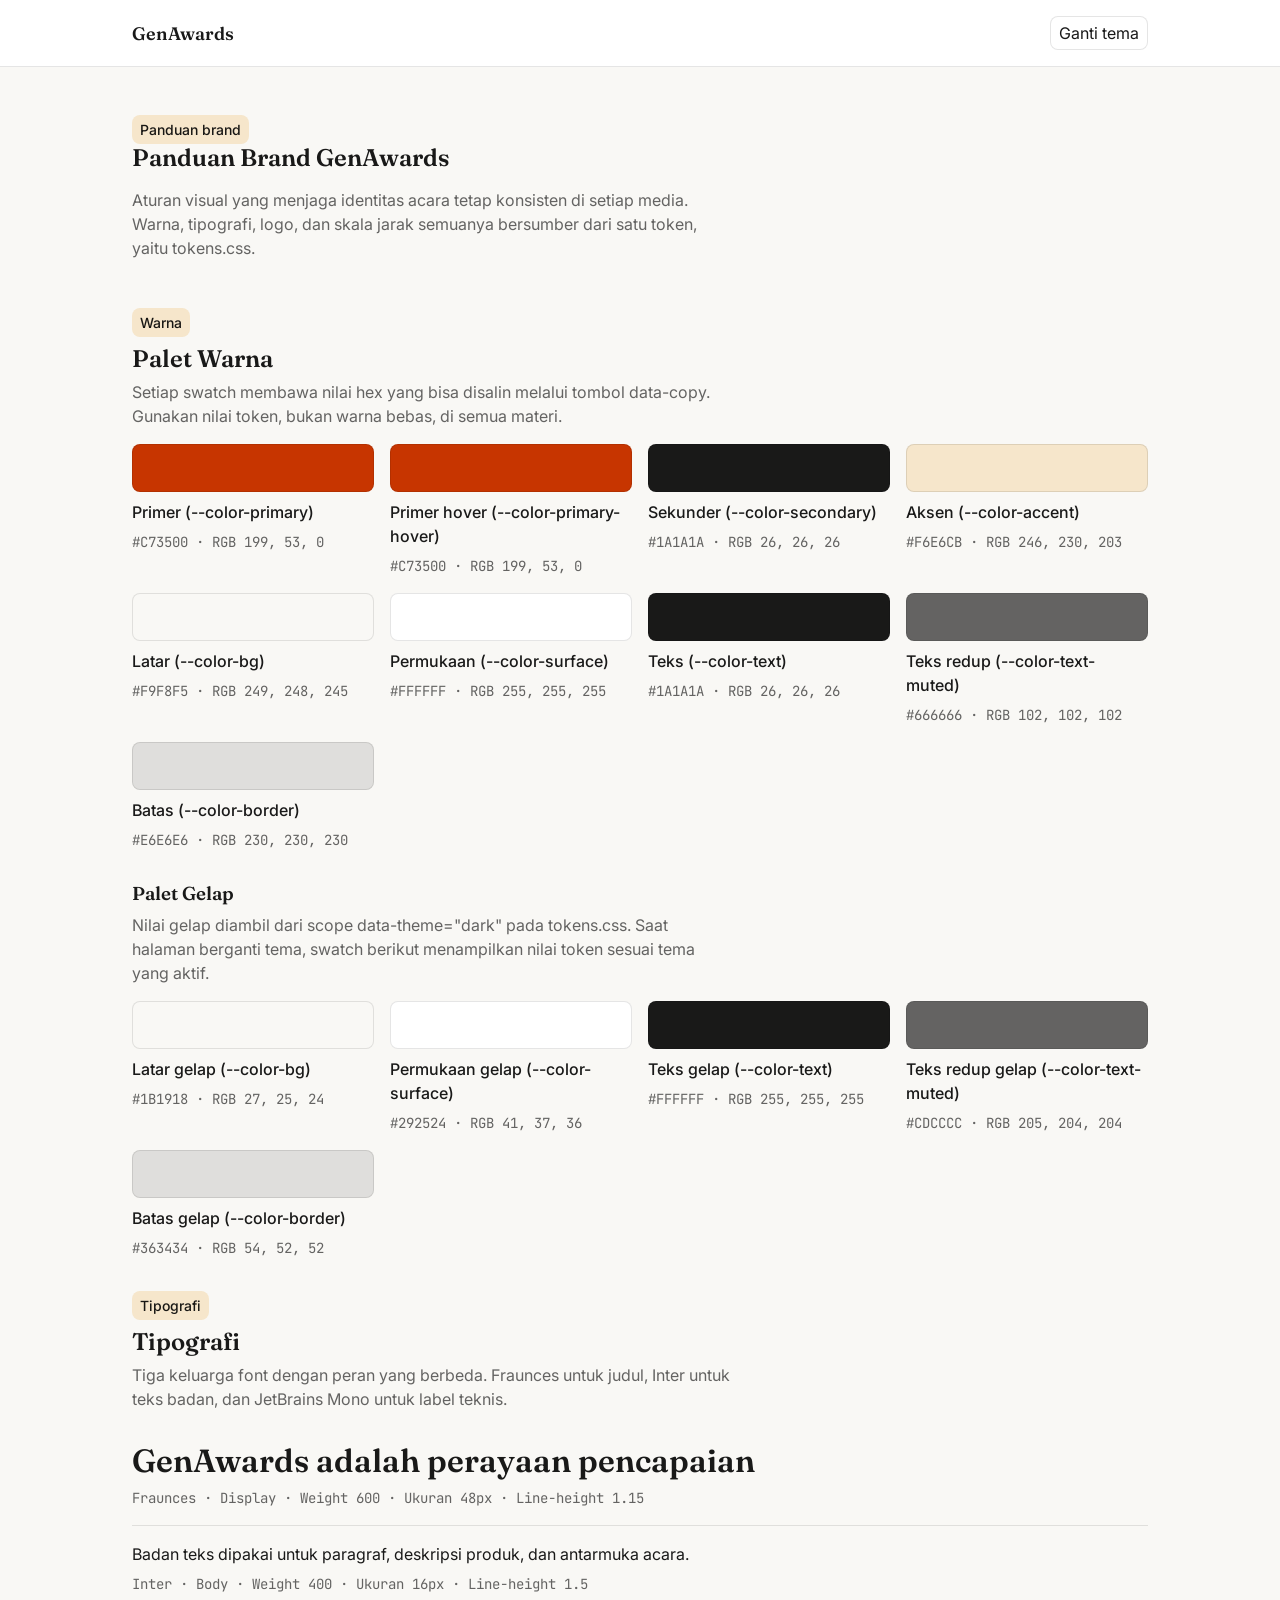
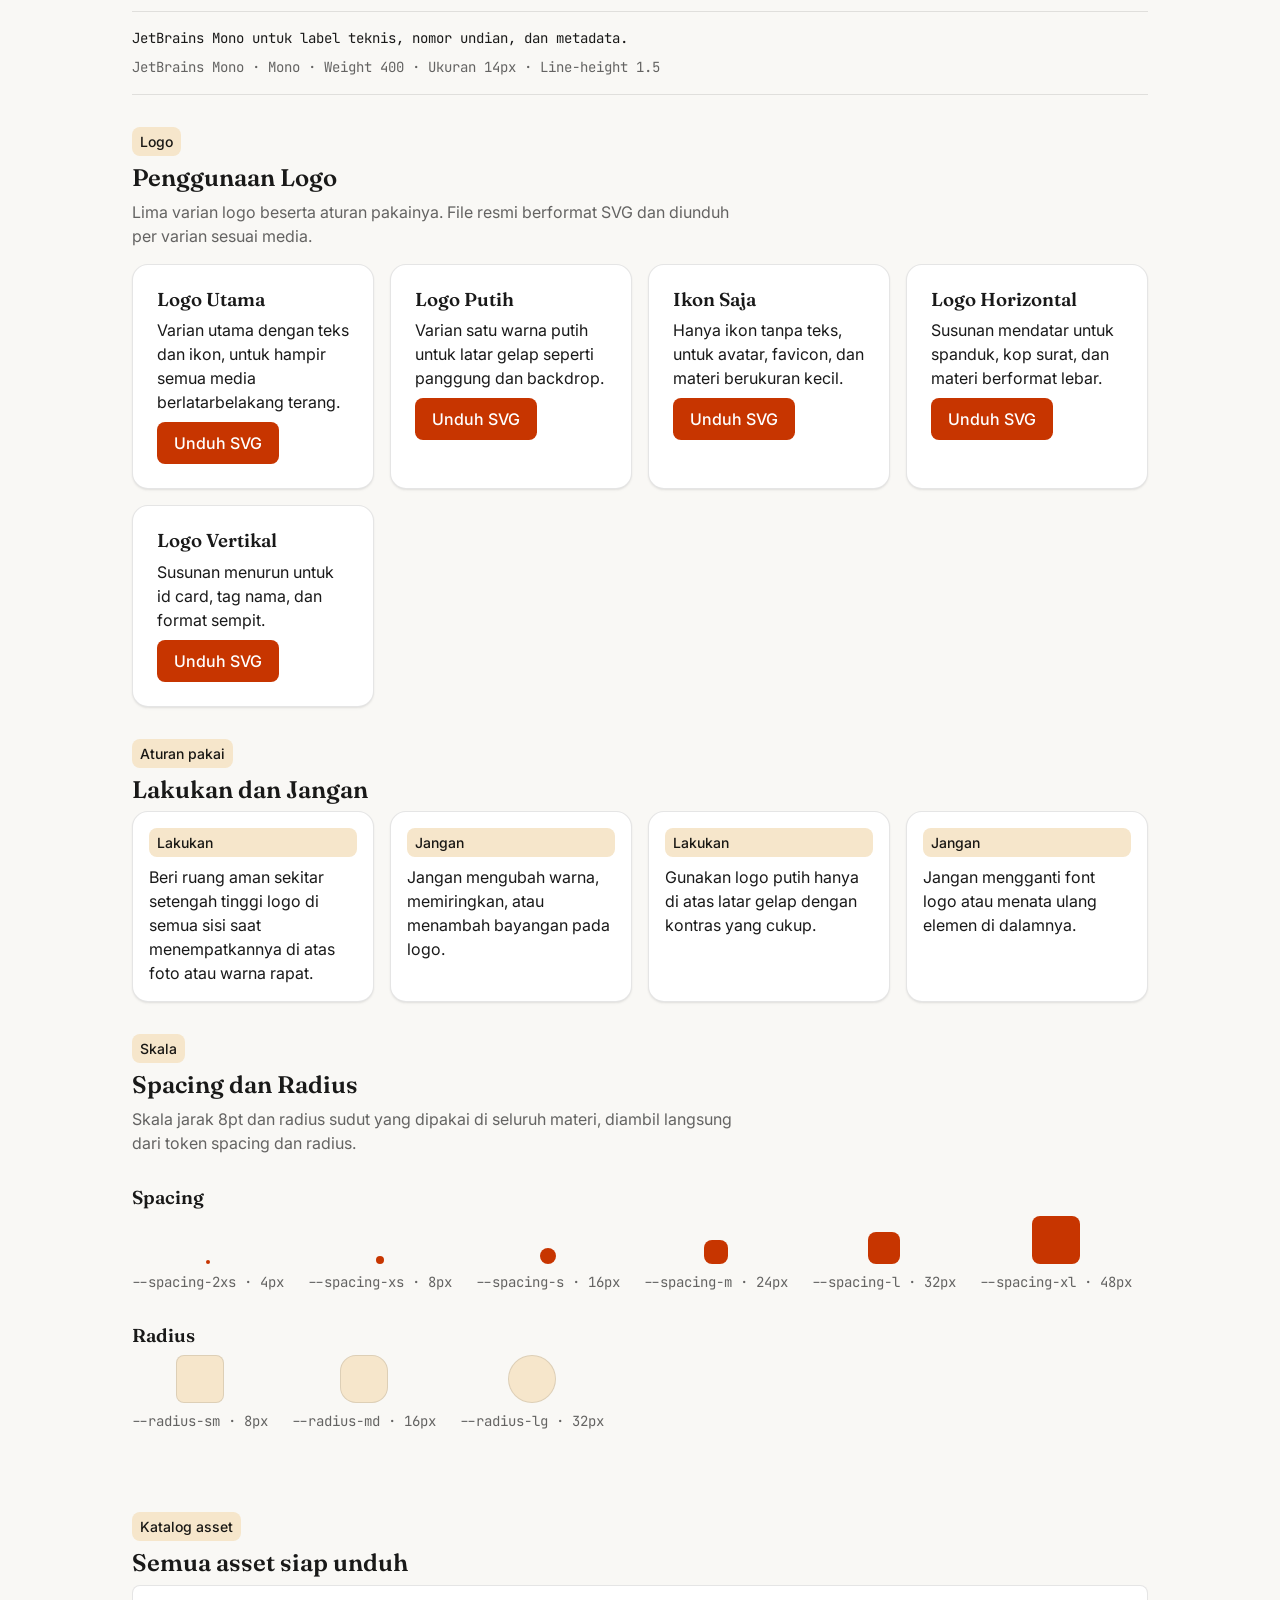
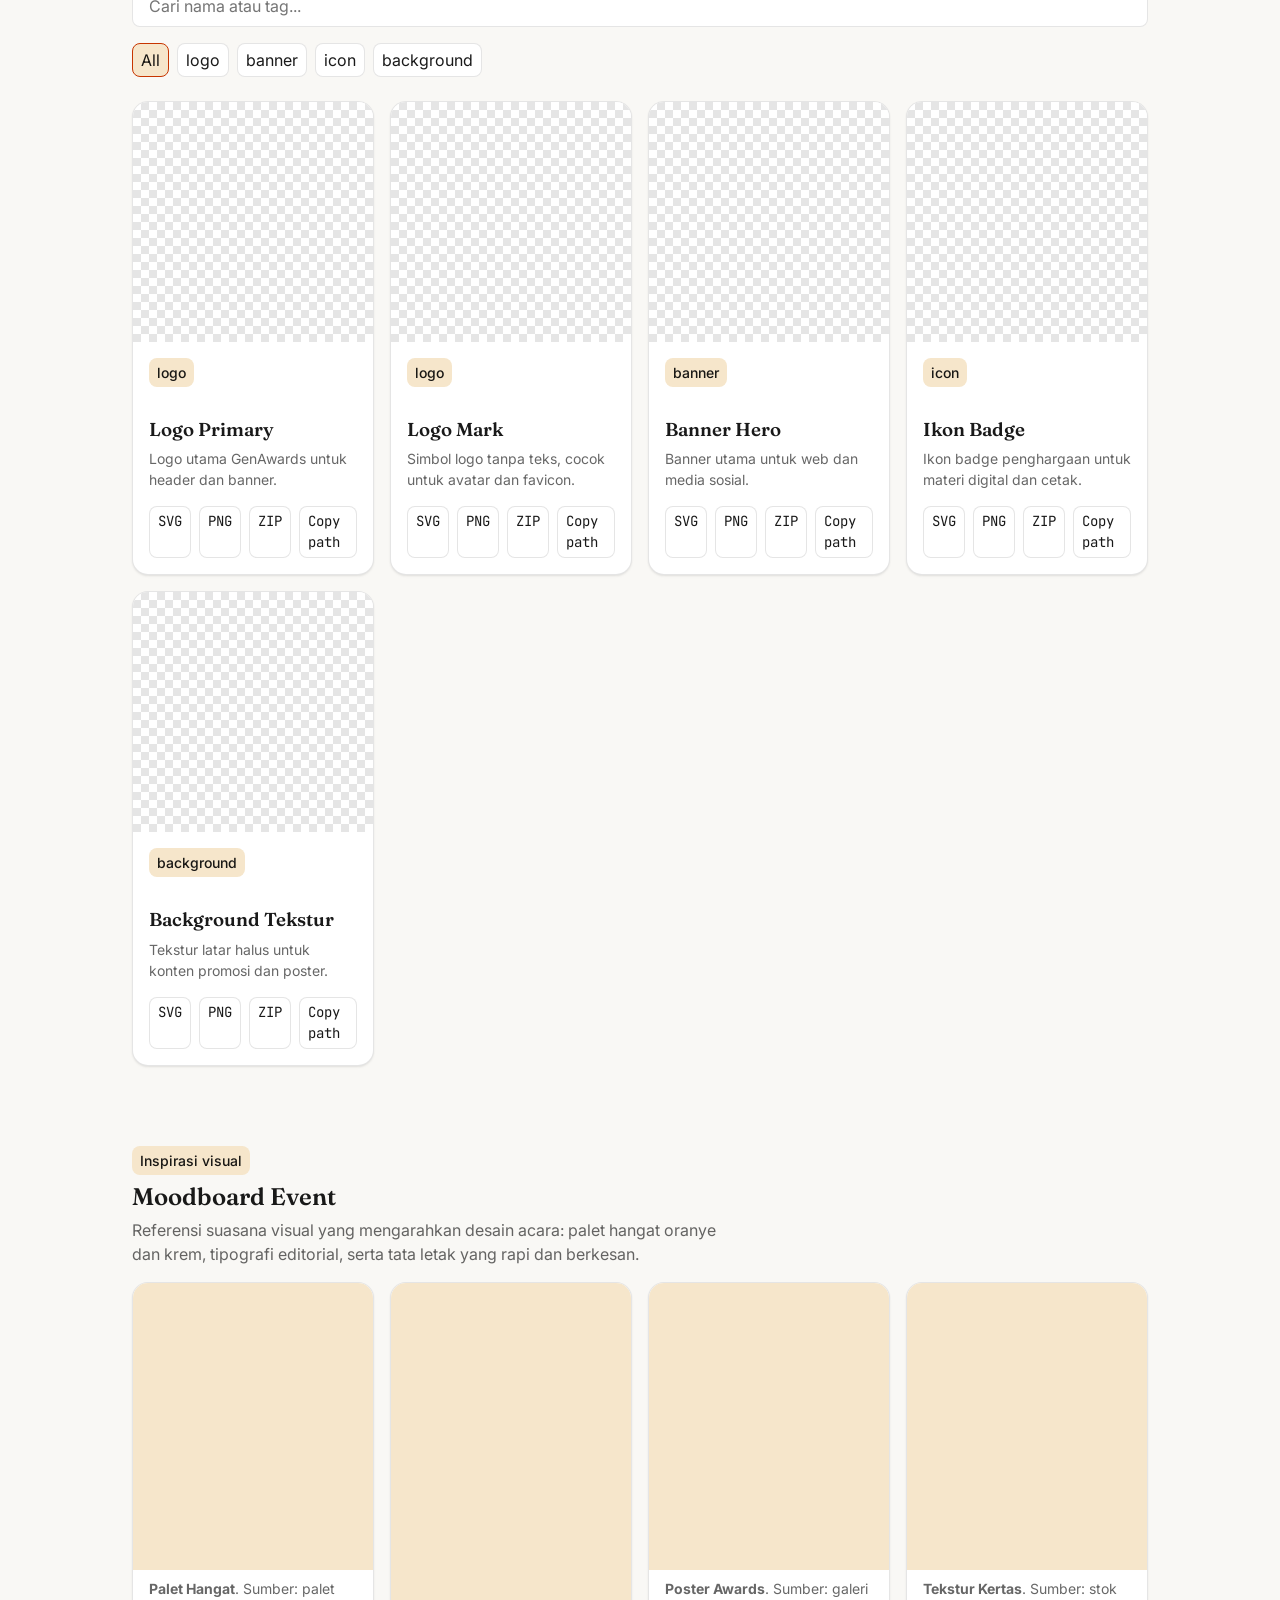
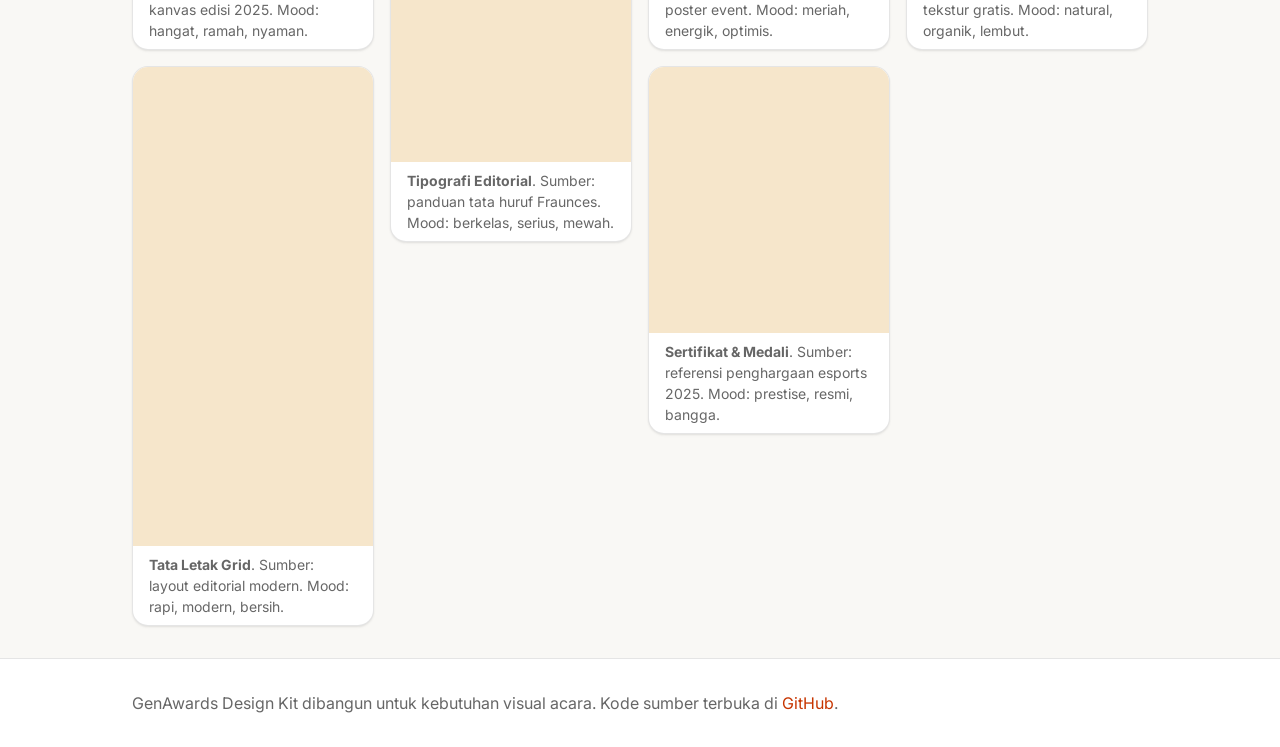
<file: index.html>
<!DOCTYPE html>
<html lang="id" data-theme="light">
<head>
  <meta charset="UTF-8">
  <meta name="viewport" content="width=device-width, initial-scale=1">
  <meta name="description" content="Katalog asset desain siap pakai untuk event: logo, banner, ikon, dan background. Unduh gratis dalam format SVG, PNG, atau ZIP.">
  <meta property="og:title" content="GenAwards · Design Kit Event">
  <meta property="og:description" content="Katalog asset desain siap pakai untuk event: logo, banner, ikon, dan background.">
  <meta property="og:type" content="website">
  <meta property="og:url" content="https://ubaidkhoiri.github.io/genawards/">
  <title>GenAwards · Design Kit Event</title>
  <link rel="preconnect" href="https://fonts.googleapis.com">
  <link rel="preconnect" href="https://fonts.gstatic.com" crossorigin>
  <link href="https://fonts.googleapis.com/css2?family=Fraunces:opsz,wght@9..144,500;9..144,600&family=Inter:wght@400;500;600&family=JetBrains+Mono:wght@400;500&display=swap" rel="stylesheet">
  <link rel="stylesheet" href="./assets/css/tokens.css">
  <link rel="stylesheet" href="./assets/css/style.css">
</head>
<body>
  <header class="site-header">
    <div class="container site-header__inner">
      <a class="site-header__brand" href="./index.html">GenAwards</a>
      <button class="chip" type="button" data-theme-toggle aria-label="Ganti tema terang atau gelap">Ganti tema</button>
    </div>
  </header>

  <main>
    <section class="section" id="branding">
      <div class="container">
        <span class="badge">Panduan brand</span>
        <h1 id="panduan-title">Panduan Brand GenAwards</h1>
        <p class="section__intro">Aturan visual yang menjaga identitas acara tetap konsisten di setiap media. Warna, tipografi, logo, dan skala jarak semuanya bersumber dari satu token, yaitu tokens.css.</p>

        <span class="badge">Warna</span>
        <h2 id="warna-title">Palet Warna</h2>
        <p class="section__intro">Setiap swatch membawa nilai hex yang bisa disalin melalui tombol data-copy. Gunakan nilai token, bukan warna bebas, di semua materi.</p>

        <div class="grid">
          <div class="swatch swatch--primary" data-copy="#C73500">
            <div class="swatch__preview" aria-hidden="true"></div>
            <p class="swatch__name">Primer (--color-primary)</p>
            <p class="swatch__meta">#C73500 · RGB 199, 53, 0</p>
          </div>
          <div class="swatch swatch--primary-hover" data-copy="#C73500">
            <div class="swatch__preview" aria-hidden="true"></div>
            <p class="swatch__name">Primer hover (--color-primary-hover)</p>
            <p class="swatch__meta">#C73500 · RGB 199, 53, 0</p>
          </div>
          <div class="swatch swatch--secondary" data-copy="#1A1A1A">
            <div class="swatch__preview" aria-hidden="true"></div>
            <p class="swatch__name">Sekunder (--color-secondary)</p>
            <p class="swatch__meta">#1A1A1A · RGB 26, 26, 26</p>
          </div>
          <div class="swatch swatch--accent" data-copy="#F6E6CB">
            <div class="swatch__preview" aria-hidden="true"></div>
            <p class="swatch__name">Aksen (--color-accent)</p>
            <p class="swatch__meta">#F6E6CB · RGB 246, 230, 203</p>
          </div>
          <div class="swatch swatch--bg" data-copy="#F9F8F5">
            <div class="swatch__preview" aria-hidden="true"></div>
            <p class="swatch__name">Latar (--color-bg)</p>
            <p class="swatch__meta">#F9F8F5 · RGB 249, 248, 245</p>
          </div>
          <div class="swatch swatch--surface" data-copy="#FFFFFF">
            <div class="swatch__preview" aria-hidden="true"></div>
            <p class="swatch__name">Permukaan (--color-surface)</p>
            <p class="swatch__meta">#FFFFFF · RGB 255, 255, 255</p>
          </div>
          <div class="swatch swatch--text" data-copy="#1A1A1A">
            <div class="swatch__preview" aria-hidden="true"></div>
            <p class="swatch__name">Teks (--color-text)</p>
            <p class="swatch__meta">#1A1A1A · RGB 26, 26, 26</p>
          </div>
          <div class="swatch swatch--text-muted" data-copy="#666666">
            <div class="swatch__preview" aria-hidden="true"></div>
            <p class="swatch__name">Teks redup (--color-text-muted)</p>
            <p class="swatch__meta">#666666 · RGB 102, 102, 102</p>
          </div>
          <div class="swatch swatch--border" data-copy="#E6E6E6">
            <div class="swatch__preview" aria-hidden="true"></div>
            <p class="swatch__name">Batas (--color-border)</p>
            <p class="swatch__meta">#E6E6E6 · RGB 230, 230, 230</p>
          </div>
        </div>

        <h3 class="subhead">Palet Gelap</h3>
        <p class="section__intro">Nilai gelap diambil dari scope data-theme="dark" pada tokens.css. Saat halaman berganti tema, swatch berikut menampilkan nilai token sesuai tema yang aktif.</p>
        <div class="grid">
          <div class="swatch swatch--bg" data-copy="#1B1918">
            <div class="swatch__preview" aria-hidden="true"></div>
            <p class="swatch__name">Latar gelap (--color-bg)</p>
            <p class="swatch__meta">#1B1918 · RGB 27, 25, 24</p>
          </div>
          <div class="swatch swatch--surface" data-copy="#292524">
            <div class="swatch__preview" aria-hidden="true"></div>
            <p class="swatch__name">Permukaan gelap (--color-surface)</p>
            <p class="swatch__meta">#292524 · RGB 41, 37, 36</p>
          </div>
          <div class="swatch swatch--text" data-copy="#FFFFFF">
            <div class="swatch__preview" aria-hidden="true"></div>
            <p class="swatch__name">Teks gelap (--color-text)</p>
            <p class="swatch__meta">#FFFFFF · RGB 255, 255, 255</p>
          </div>
          <div class="swatch swatch--text-muted" data-copy="#CDCCCC">
            <div class="swatch__preview" aria-hidden="true"></div>
            <p class="swatch__name">Teks redup gelap (--color-text-muted)</p>
            <p class="swatch__meta">#CDCCCC · RGB 205, 204, 204</p>
          </div>
          <div class="swatch swatch--border" data-copy="#363434">
            <div class="swatch__preview" aria-hidden="true"></div>
            <p class="swatch__name">Batas gelap (--color-border)</p>
            <p class="swatch__meta">#363434 · RGB 54, 52, 52</p>
          </div>
        </div>

        <span class="badge">Tipografi</span>
        <h2 id="tipografi-title">Tipografi</h2>
        <p class="section__intro">Tiga keluarga font dengan peran yang berbeda. Fraunces untuk judul, Inter untuk teks badan, dan JetBrains Mono untuk label teknis.</p>

        <div class="type">
          <p class="type__sample type__sample--display">GenAwards adalah perayaan pencapaian</p>
          <p class="type__meta">Fraunces · Display · Weight 600 · Ukuran 48px · Line-height 1.15</p>
        </div>
        <div class="type">
          <p class="type__sample type__sample--body">Badan teks dipakai untuk paragraf, deskripsi produk, dan antarmuka acara.</p>
          <p class="type__meta">Inter · Body · Weight 400 · Ukuran 16px · Line-height 1.5</p>
        </div>
        <div class="type">
          <p class="type__sample type__sample--mono">JetBrains Mono untuk label teknis, nomor undian, dan metadata.</p>
          <p class="type__meta">JetBrains Mono · Mono · Weight 400 · Ukuran 14px · Line-height 1.5</p>
        </div>

        <span class="badge">Logo</span>
        <h2 id="logo-title">Penggunaan Logo</h2>
        <p class="section__intro">Lima varian logo beserta aturan pakainya. File resmi berformat SVG dan diunduh per varian sesuai media.</p>

        <div class="grid">
          <div class="card card--logo">
            <h3>Logo Utama</h3>
            <p>Varian utama dengan teks dan ikon, untuk hampir semua media berlatarbelakang terang.</p>
            <a class="button" href="./downloads/svg/logo-primary.svg" download>Unduh SVG</a>
          </div>
          <div class="card card--logo">
            <h3>Logo Putih</h3>
            <p>Varian satu warna putih untuk latar gelap seperti panggung dan backdrop.</p>
            <a class="button" href="./downloads/svg/logo-white.svg" download>Unduh SVG</a>
          </div>
          <div class="card card--logo">
            <h3>Ikon Saja</h3>
            <p>Hanya ikon tanpa teks, untuk avatar, favicon, dan materi berukuran kecil.</p>
            <a class="button" href="./downloads/svg/logo-icon.svg" download>Unduh SVG</a>
          </div>
          <div class="card card--logo">
            <h3>Logo Horizontal</h3>
            <p>Susunan mendatar untuk spanduk, kop surat, dan materi berformat lebar.</p>
            <a class="button" href="./downloads/svg/logo-horizontal.svg" download>Unduh SVG</a>
          </div>
          <div class="card card--logo">
            <h3>Logo Vertikal</h3>
            <p>Susunan menurun untuk id card, tag nama, dan format sempit.</p>
            <a class="button" href="./downloads/svg/logo-vertical.svg" download>Unduh SVG</a>
          </div>
        </div>

        <span class="badge">Aturan pakai</span>
        <h2 id="aturan-title">Lakukan dan Jangan</h2>

        <div class="grid">
          <div class="card card--do-dont">
            <span class="badge">Lakukan</span>
            <p>Beri ruang aman sekitar setengah tinggi logo di semua sisi saat menempatkannya di atas foto atau warna rapat.</p>
          </div>
          <div class="card card--do-dont">
            <span class="badge">Jangan</span>
            <p>Jangan mengubah warna, memiringkan, atau menambah bayangan pada logo.</p>
          </div>
          <div class="card card--do-dont">
            <span class="badge">Lakukan</span>
            <p>Gunakan logo putih hanya di atas latar gelap dengan kontras yang cukup.</p>
          </div>
          <div class="card card--do-dont">
            <span class="badge">Jangan</span>
            <p>Jangan mengganti font logo atau menata ulang elemen di dalamnya.</p>
          </div>
        </div>

        <span class="badge">Skala</span>
        <h2 id="skala-title">Spacing dan Radius</h2>
        <p class="section__intro">Skala jarak 8pt dan radius sudut yang dipakai di seluruh materi, diambil langsung dari token spacing dan radius.</p>

        <h3 class="subhead">Spacing</h3>
        <div class="scale">
          <div class="scale__unit">
            <div class="scale__item scale__item--space-xs" aria-hidden="true"></div>
            <p class="scale__label">--spacing-2xs · 4px</p>
          </div>
          <div class="scale__unit">
            <div class="scale__item scale__item--space-sm" aria-hidden="true"></div>
            <p class="scale__label">--spacing-xs · 8px</p>
          </div>
          <div class="scale__unit">
            <div class="scale__item scale__item--space-md" aria-hidden="true"></div>
            <p class="scale__label">--spacing-s · 16px</p>
          </div>
          <div class="scale__unit">
            <div class="scale__item scale__item--space-lg" aria-hidden="true"></div>
            <p class="scale__label">--spacing-m · 24px</p>
          </div>
          <div class="scale__unit">
            <div class="scale__item scale__item--space-xl" aria-hidden="true"></div>
            <p class="scale__label">--spacing-l · 32px</p>
          </div>
          <div class="scale__unit">
            <div class="scale__item scale__item--space-2xl" aria-hidden="true"></div>
            <p class="scale__label">--spacing-xl · 48px</p>
          </div>
        </div>

        <h3 class="subhead">Radius</h3>
        <div class="scale">
          <div class="scale__unit">
            <div class="scale__item scale__item--radius scale__item--radius-sm" aria-hidden="true"></div>
            <p class="scale__label">--radius-sm · 8px</p>
          </div>
          <div class="scale__unit">
            <div class="scale__item scale__item--radius scale__item--radius-md" aria-hidden="true"></div>
            <p class="scale__label">--radius-md · 16px</p>
          </div>
          <div class="scale__unit">
            <div class="scale__item scale__item--radius scale__item--radius-lg" aria-hidden="true"></div>
            <p class="scale__label">--radius-lg · 32px</p>
          </div>
        </div>
      </div>
    </section>

    <section class="section" id="assets">
      <div class="container">
        <span class="badge">Katalog asset</span>
        <h2 id="katalog-title">Semua asset siap unduh</h2>
        <input class="search" type="search" id="search" placeholder="Cari nama atau tag..." aria-label="Cari asset">
        <div class="chips" id="chips" role="group" aria-label="Filter kategori"></div>
        <div class="grid" id="grid"></div>
      </div>
    </section>

    <section class="section" id="moodboard">
      <div class="container">
        <span class="badge">Inspirasi visual</span>
        <h2 id="moodboard-title">Moodboard Event</h2>
        <p class="section__intro">Referensi suasana visual yang mengarahkan desain acara: palet hangat oranye dan krem, tipografi editorial, serta tata letak yang rapi dan berkesan.</p>

        <div class="grid grid--masonry">
          <figure class="figure row-span-2">
            <img class="figure__img" src="./assets/moodboard/ref-1.png" alt="Palet warna krem, oranye, dan kopi dengan tekstur hangat" loading="lazy">
            <figcaption class="figure__caption"><strong>Palet Hangat</strong>. Sumber: palet kanvas edisi 2025. Mood: hangat, ramah, nyaman.</figcaption>
          </figure>
          <figure class="figure row-span-3">
            <img class="figure__img" src="./assets/moodboard/ref-2.png" alt="Contoh tipografi editorial dengan heading serif dan teks bersih" loading="lazy">
            <figcaption class="figure__caption"><strong>Tipografi Editorial</strong>. Sumber: panduan tata huruf Fraunces. Mood: berkelas, serius, mewah.</figcaption>
          </figure>
          <figure class="figure row-span-2">
            <img class="figure__img" src="./assets/moodboard/ref-3.png" alt="Poster acara penghargaan dengan aksen oranye dan latar krem" loading="lazy">
            <figcaption class="figure__caption"><strong>Poster Awards</strong>. Sumber: galeri poster event. Mood: meriah, energik, optimis.</figcaption>
          </figure>
          <figure class="figure row-span-2">
            <img class="figure__img" src="./assets/moodboard/ref-4.png" alt="Tekstur kertas krem dengan nuansa alami dan lembut" loading="lazy">
            <figcaption class="figure__caption"><strong>Tekstur Kertas</strong>. Sumber: stok tekstur gratis. Mood: natural, organik, lembut.</figcaption>
          </figure>
          <figure class="figure row-span-3">
            <img class="figure__img" src="./assets/moodboard/ref-5.png" alt="Tata letak grid asimetris untuk materi cetak dan digital" loading="lazy">
            <figcaption class="figure__caption"><strong>Tata Letak Grid</strong>. Sumber: layout editorial modern. Mood: rapi, modern, bersih.</figcaption>
          </figure>
          <figure class="figure row-span-2">
            <img class="figure__img" src="./assets/moodboard/ref-6.png" alt="Ilustrasi sertifikat dan medali penghargaan dengan detail emas" loading="lazy">
            <figcaption class="figure__caption"><strong>Sertifikat &amp; Medali</strong>. Sumber: referensi penghargaan esports 2025. Mood: prestise, resmi, bangga.</figcaption>
          </figure>
        </div>
      </div>
    </section>
  </main>

  <footer class="site-footer">
    <div class="container">
      <p>GenAwards Design Kit dibangun untuk kebutuhan visual acara. Kode sumber terbuka di <a href="https://github.com/ubaidkhoiri/genawards" target="_blank" rel="noopener">GitHub</a>.</p>
    </div>
  </footer>

  <script src="./assets/js/main.js"></script>
  <script src="./assets/js/gallery.js"></script>
</body>
</html>
</file>
<file: assets/css/tokens.css>
/* tokens.css — aggregator. The token source is the Jig token layer
   (assets/css/jig/). This file only wires it into the page. */
@import "./jig/theme.css";
</file>
<file: assets/css/style.css>
/* Reset */
*,
*::before,
*::after {
  box-sizing: border-box;
  margin: 0;
  padding: 0;
}

html {
  -webkit-text-size-adjust: 100%;
  text-size-adjust: 100%;
}

body {
  font-family: var(--font-text);
  font-size: var(--text-body);
  line-height: 1.5;
  color: var(--color-text-strong);
  background-color: var(--color-bg-base);
}

img,
picture,
video {
  display: block;
  max-width: 100%;
  height: auto;
}

input,
button,
textarea,
select {
  font: inherit;
  color: inherit;
}

a {
  color: var(--color-brand);
  text-decoration: none;
}

a:hover {
  color: var(--color-brand);
}

/* Typography */
h1,
h2,
h3,
h4,
h5,
h6 {
  font-family: var(--font-display);
  font-weight: 600;
  line-height: 1.15;
  color: var(--color-text-strong);
}

h2,
h3 {
  margin-block: var(--spacing-heading-before) var(--spacing-heading-after);
}

.section .container > .badge:not(:first-child) {
  margin-block-start: var(--spacing-heading-before);
}

.badge + h2 {
  margin-block-start: var(--spacing-heading-after);
}

h1 {
  margin-block: 0 var(--spacing-stack);
}

/* Layout base */
.container {
  width: 100%;
  max-width: 1080px;
  margin-inline: auto;
  padding-inline: var(--spacing-s);
}

@media (min-width: 640px) {
  .container {
    padding-inline: var(--spacing-m);
  }
}

@media (min-width: 1024px) {
  .container {
    padding-inline: var(--spacing-l);
  }
}

/* Focus */
:focus-visible {
  outline: var(--focus-ring-width) solid var(--color-focus);
  outline-offset: var(--focus-ring-offset);
}

/* Components */
.card {
  background-color: var(--color-bg-raised);
  border: 1px solid var(--color-stroke-weak);
  border-radius: var(--radius-md);
  box-shadow: var(--shadow-raised);
  transition: box-shadow var(--duration-base) var(--ease-out);
}

.card:hover {
  box-shadow: var(--shadow-overlay);
}

.badge {
  display: inline-block;
  font-size: var(--text-caption);
  font-weight: 500;
  padding: var(--spacing-2xs) var(--spacing-xs);
  border-radius: var(--radius-sm);
  background-color: var(--color-accent);
  color: var(--color-text-strong);
}

.chip {
  display: inline-block;
  padding: var(--spacing-2xs) var(--spacing-xs);
  border: 1px solid var(--color-stroke-weak);
  border-radius: var(--radius-sm);
  background-color: var(--color-bg-raised);
  color: var(--color-text-strong);
  cursor: pointer;
  transition: background-color var(--duration-base) var(--ease-out), border-color var(--duration-base) var(--ease-out);
}

.chip:hover,
.chip[aria-pressed="true"] {
  background-color: var(--color-accent);
  border-color: var(--color-brand);
}

.button {
  display: inline-block;
  padding: var(--spacing-xs) var(--spacing-s);
  border: 1px solid transparent;
  border-radius: var(--radius-sm);
  background-color: var(--color-brand);
  color: var(--color-on-brand);
  font-weight: 500;
  cursor: pointer;
  transition: background-color var(--duration-base) var(--ease-out);
}

.button:hover {
  background-color: var(--color-brand);
  color: var(--color-on-brand);
}

.toast {
  position: fixed;
  bottom: var(--spacing-m);
  left: 50%;
  transform: translateX(-50%);
  padding: var(--spacing-xs) var(--spacing-s);
  border-radius: var(--radius-md);
  background-color: var(--color-text-strong);
  color: var(--color-bg-raised);
  box-shadow: var(--shadow-overlay);
  opacity: 0;
  pointer-events: none;
  transition: opacity var(--duration-base) var(--ease-out);
}

.toast[data-visible="true"] {
  opacity: 1;
}

.copy-fallback {
  position: fixed;
  opacity: 0;
  pointer-events: none;
}

/* Page shell */
.site-header {
  background-color: var(--color-bg-raised);
  border-bottom: 1px solid var(--color-stroke-weak);
}

.site-header__inner {
  display: flex;
  align-items: center;
  justify-content: space-between;
  gap: var(--spacing-inline);
  flex-wrap: wrap;
  padding-block: var(--spacing-s);
}

.site-header__brand {
  font-family: var(--font-display);
  font-size: var(--text-prose);
  font-weight: 600;
  color: var(--color-text-strong);
}

.site-header__brand:hover {
  color: var(--color-text-strong);
}

.site-footer {
  background-color: var(--color-bg-raised);
  border-top: 1px solid var(--color-stroke-weak);
  color: var(--color-text-weak);
  padding-block: var(--spacing-l);
}

.section {
  padding-block: var(--spacing-section) var(--spacing-section-sm);
}

.grid {
  display: grid;
  gap: var(--spacing-s);
  grid-template-columns: repeat(auto-fit, minmax(220px, 1fr));
}

.button--ghost {
  background-color: var(--color-bg-raised);
  border-color: var(--color-stroke-weak);
  color: var(--color-text-strong);
}

.button--ghost:hover {
  background-color: var(--color-accent);
  color: var(--color-text-strong);
}

.btn--ghost {
  background-color: var(--color-bg-raised);
  border-color: var(--color-stroke-weak);
  color: var(--color-text-strong);
}

.btn--ghost:hover {
  background-color: var(--color-accent);
  color: var(--color-text-strong);
}

/* Gallery */
.search {
  width: 100%;
  margin-bottom: var(--spacing-s);
  padding: var(--spacing-xs) var(--spacing-s);
  border: 1px solid var(--color-stroke-weak);
  border-radius: var(--radius-sm);
  background-color: var(--color-bg-raised);
  color: var(--color-text-strong);
}

.chips {
  display: flex;
  flex-wrap: wrap;
  gap: var(--spacing-group);
  margin-bottom: var(--spacing-m);
}

.chip[data-active] {
  background-color: var(--color-accent);
  border-color: var(--color-brand);
}

.card--asset {
  display: flex;
  flex-direction: column;
  overflow: hidden;
}

.card--asset__body {
  padding: var(--spacing-s);
}

.card--asset__body p {
  color: var(--color-text-weak);
  font-size: var(--text-caption);
}

.card--asset__actions {
  display: flex;
  gap: var(--spacing-inline);
  margin-top: var(--spacing-stack);
}

.preview-box {
  display: flex;
  align-items: center;
  justify-content: center;
  aspect-ratio: 4 / 3;
  background-color: var(--color-bg-raised);
  background-image:
    linear-gradient(45deg, var(--color-stroke-weak) 25%, transparent 25%),
    linear-gradient(-45deg, var(--color-stroke-weak) 25%, transparent 25%),
    linear-gradient(45deg, transparent 75%, var(--color-stroke-weak) 75%),
    linear-gradient(-45deg, transparent 75%, var(--color-stroke-weak) 75%);
  background-size: var(--spacing-s) var(--spacing-s);
  background-position:
    0 0,
    0 var(--spacing-xs),
    var(--spacing-xs) calc(-1 * var(--spacing-xs)),
    calc(-1 * var(--spacing-xs)) 0;
}

.preview-box img {
  width: 100%;
  height: 100%;
  object-fit: contain;
}

.btn {
  display: inline-block;
  padding: var(--spacing-2xs) var(--spacing-xs);
  border: 1px solid var(--color-stroke-weak);
  border-radius: var(--radius-sm);
  background-color: var(--color-bg-raised);
  color: var(--color-text-strong);
  font-family: var(--font-mono);
  font-size: var(--text-caption);
  transition: background-color var(--duration-base) var(--ease-out), border-color var(--duration-base) var(--ease-out);
}

.btn:hover {
  background-color: var(--color-accent);
  border-color: var(--color-brand);
  color: var(--color-text-strong);
}

.gallery-empty {
  grid-column: 1 / -1;
  color: var(--color-text-weak);
}

/* Brand guidelines */
.section__intro {
  max-width: 60ch;
  color: var(--color-text-weak);
  margin-bottom: var(--spacing-stack);
}

.subhead {
  margin-top: var(--spacing-heading-before);
}

.swatch {
  display: flex;
  flex-direction: column;
  gap: var(--spacing-group);
}

.swatch__preview {
  height: var(--spacing-xl);
  border-radius: var(--radius-sm);
  border: 1px solid var(--color-stroke-weak);
}

.swatch__name {
  font-weight: 500;
}

.swatch__meta {
  font-family: var(--font-mono);
  font-size: var(--text-caption);
  color: var(--color-text-weak);
}

.swatch--primary .swatch__preview { background-color: var(--color-brand); }
.swatch--primary-hover .swatch__preview { background-color: var(--color-brand); }
.swatch--secondary .swatch__preview { background-color: var(--color-text-strong); }
.swatch--accent .swatch__preview { background-color: var(--color-accent); }
.swatch--bg .swatch__preview { background-color: var(--color-bg-base); }
.swatch--surface .swatch__preview { background-color: var(--color-bg-raised); }
.swatch--text .swatch__preview { background-color: var(--color-text-strong); }
.swatch--text-muted .swatch__preview { background-color: var(--color-text-weak); }
.swatch--border .swatch__preview { background-color: var(--color-stroke-weak); }

.type {
  padding-block: var(--spacing-stack);
  border-bottom: 1px solid var(--color-stroke-weak);
}

.type__sample--display {
  font-family: var(--font-display);
  font-size: var(--text-h1);
  font-weight: 600;
  line-height: 1.15;
}

.type__sample--body {
  font-family: var(--font-text);
  font-size: var(--text-body);
  line-height: 1.5;
}

.type__sample--mono {
  font-family: var(--font-mono);
  font-size: var(--text-caption);
  line-height: 1.5;
}

.type__meta {
  font-family: var(--font-mono);
  font-size: var(--text-caption);
  color: var(--color-text-weak);
  margin-top: var(--spacing-xs);
}

.card--logo {
  display: flex;
  flex-direction: column;
  align-items: flex-start;
  gap: var(--spacing-xs);
  padding: var(--spacing-card);
}

.card--logo h3 {
  margin-block: 0;
}

.card--do-dont {
  display: flex;
  flex-direction: column;
  gap: var(--spacing-xs);
  padding: var(--spacing-stack);
}

.scale {
  display: flex;
  align-items: flex-end;
  gap: var(--spacing-m);
  flex-wrap: wrap;
}

.scale__unit {
  display: flex;
  flex-direction: column;
  align-items: center;
  gap: var(--spacing-xs);
}

.scale__label {
  font-family: var(--font-mono);
  font-size: var(--text-caption);
  color: var(--color-text-weak);
}

.scale__item {
  border-radius: var(--radius-sm);
}

.scale__item--space-xs { width: var(--spacing-2xs); height: var(--spacing-2xs); background-color: var(--color-brand); }
.scale__item--space-sm { width: var(--spacing-xs); height: var(--spacing-xs); background-color: var(--color-brand); }
.scale__item--space-md { width: var(--spacing-s); height: var(--spacing-s); background-color: var(--color-brand); }
.scale__item--space-lg { width: var(--spacing-m); height: var(--spacing-m); background-color: var(--color-brand); }
.scale__item--space-xl { width: var(--spacing-l); height: var(--spacing-l); background-color: var(--color-brand); }
.scale__item--space-2xl { width: var(--spacing-xl); height: var(--spacing-xl); background-color: var(--color-brand); }

.scale__item--radius {
  width: var(--spacing-xl);
  height: var(--spacing-xl);
  background-color: var(--color-accent);
  border: 1px solid var(--color-stroke-weak);
}

.scale__item--radius-sm { border-radius: var(--radius-sm); }
.scale__item--radius-md { border-radius: var(--radius-md); }
.scale__item--radius-lg { border-radius: var(--radius-lg); }

/* Moodboard */
.grid--masonry {
  grid-auto-flow: dense;
  grid-auto-rows: var(--spacing-s);
}

.row-span-2 {
  grid-row: span 12;
}

.row-span-3 {
  grid-row: span 18;
}

.figure {
  display: flex;
  flex-direction: column;
  overflow: hidden;
  background-color: var(--color-bg-raised);
  border: 1px solid var(--color-stroke-weak);
  border-radius: var(--radius-md);
  box-shadow: var(--shadow-raised);
}

.figure__img {
  width: 100%;
  height: 100%;
  flex: 1 1 auto;
  min-height: 0;
  object-fit: cover;
  background-color: var(--color-accent);
}

.figure__caption {
  padding: var(--spacing-xs) var(--spacing-s);
  font-size: var(--text-caption);
  color: var(--color-text-weak);
}
</file>
